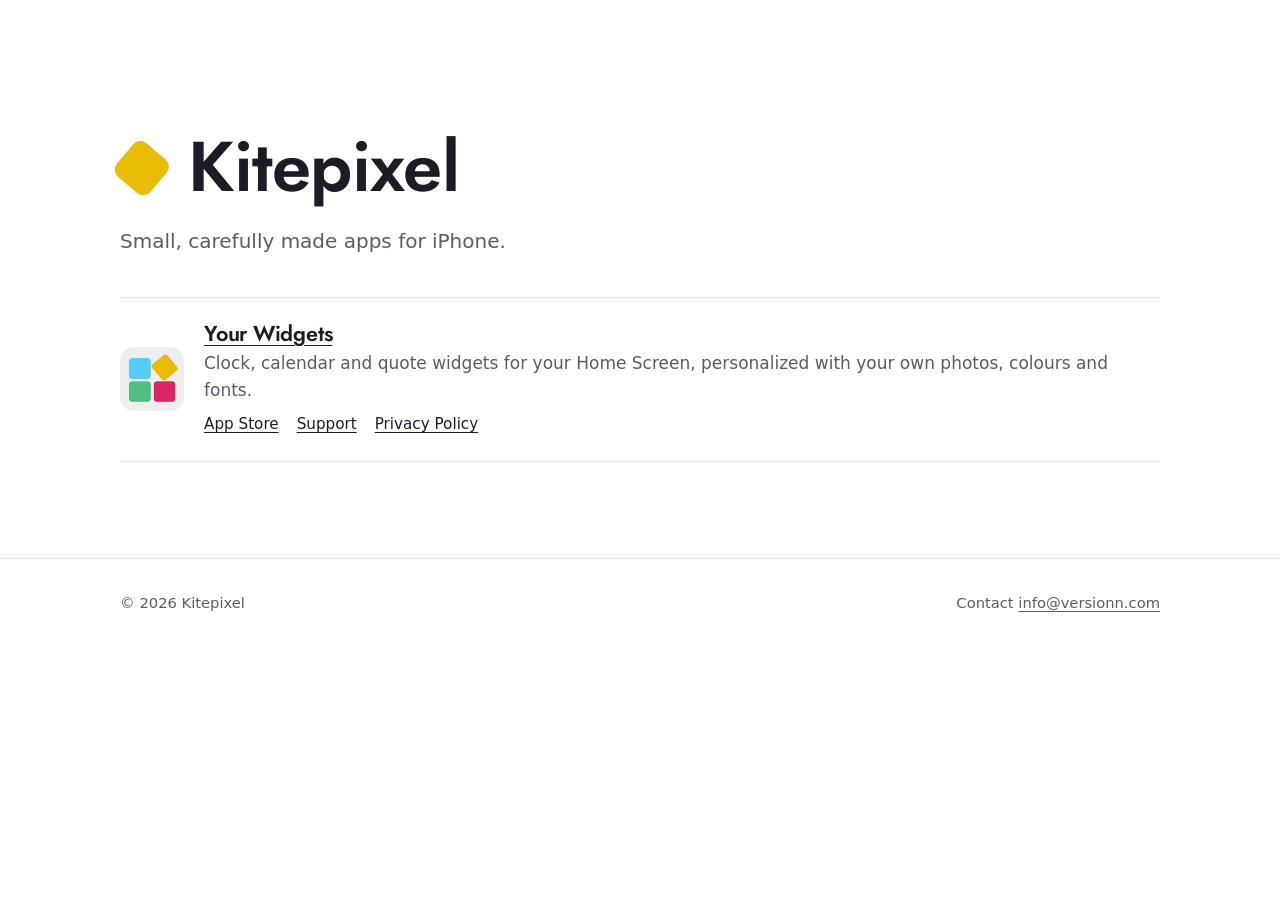
<file: index.html>
<!DOCTYPE html>
<html lang="en">
<head>
  <meta charset="utf-8">
  <meta name="viewport" content="width=device-width, initial-scale=1">
  <title>Kitepixel – Apps for iPhone</title>
  <meta name="description" content="Kitepixel makes small, carefully made apps for iPhone.">
  <link rel="icon" href="yourwidgets/img/icon.png">
  <link rel="preconnect" href="https://fonts.googleapis.com">
  <link rel="preconnect" href="https://fonts.gstatic.com" crossorigin>
  <link href="https://fonts.googleapis.com/css2?family=Jost:wght@500;600&display=swap" rel="stylesheet">
  <link rel="stylesheet" href="assets/site.css">
</head>
<body>

<main class="studio">
  <div class="wrap">
    <h1><span class="kite" aria-hidden="true"></span>Kitepixel</h1>
    <p class="lede">Small, carefully made apps for iPhone.</p>

    <ul class="apps">
      <li>
        <img src="yourwidgets/img/icon.png" alt="">
        <div>
          <h2><a href="yourwidgets/">Your Widgets</a></h2>
          <p>Clock, calendar and quote widgets for your Home Screen, personalized with your own photos, colours and fonts.</p>
          <div class="links">
            <a href="https://apps.apple.com/app/id1535019258">App Store</a>
            <a href="yourwidgets/#help">Support</a>
            <a href="yourwidgets/privacy/">Privacy Policy</a>
          </div>
        </div>
      </li>
    </ul>
  </div>
</main>

<footer class="site-footer">
  <div class="wrap">
    <span>© 2026 Kitepixel</span>
    <span>Contact <a href="mailto:info@versionn.com">info@versionn.com</a></span>
  </div>
</footer>
</body>
</html>
</file>
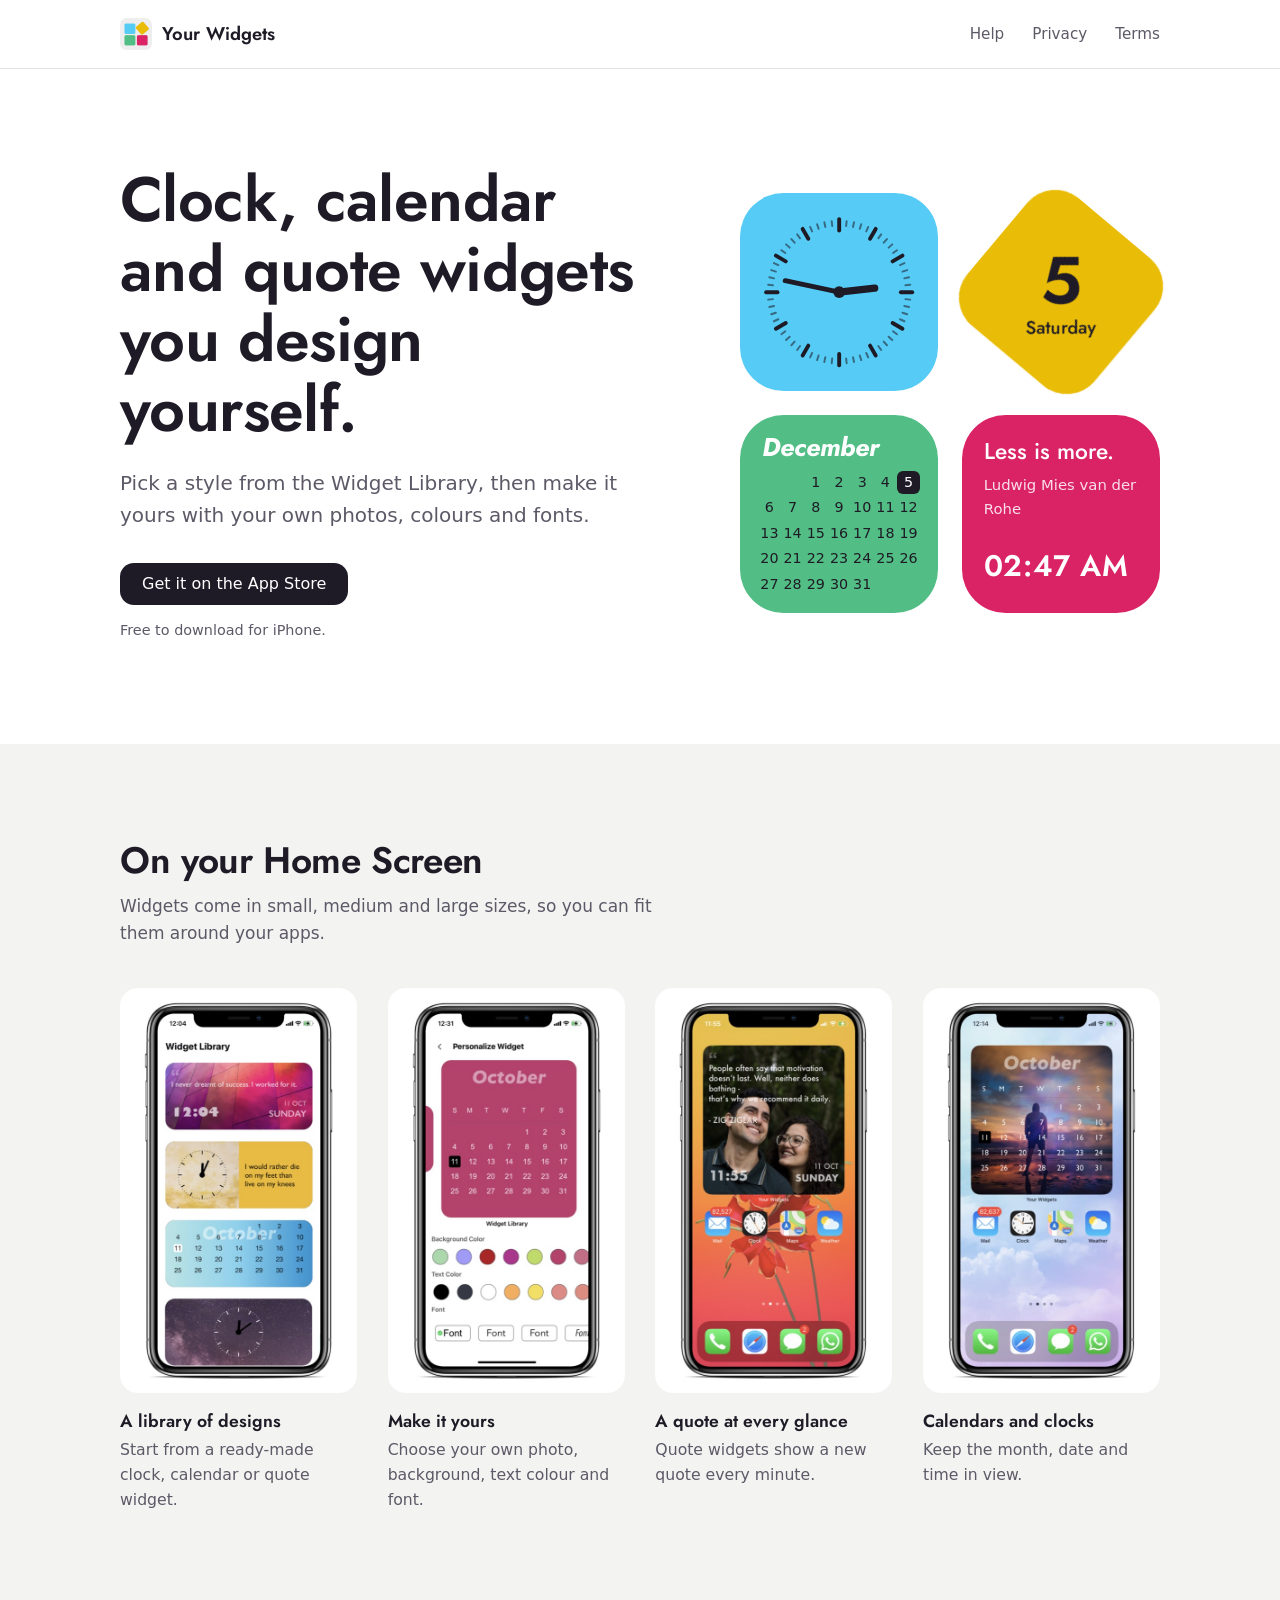
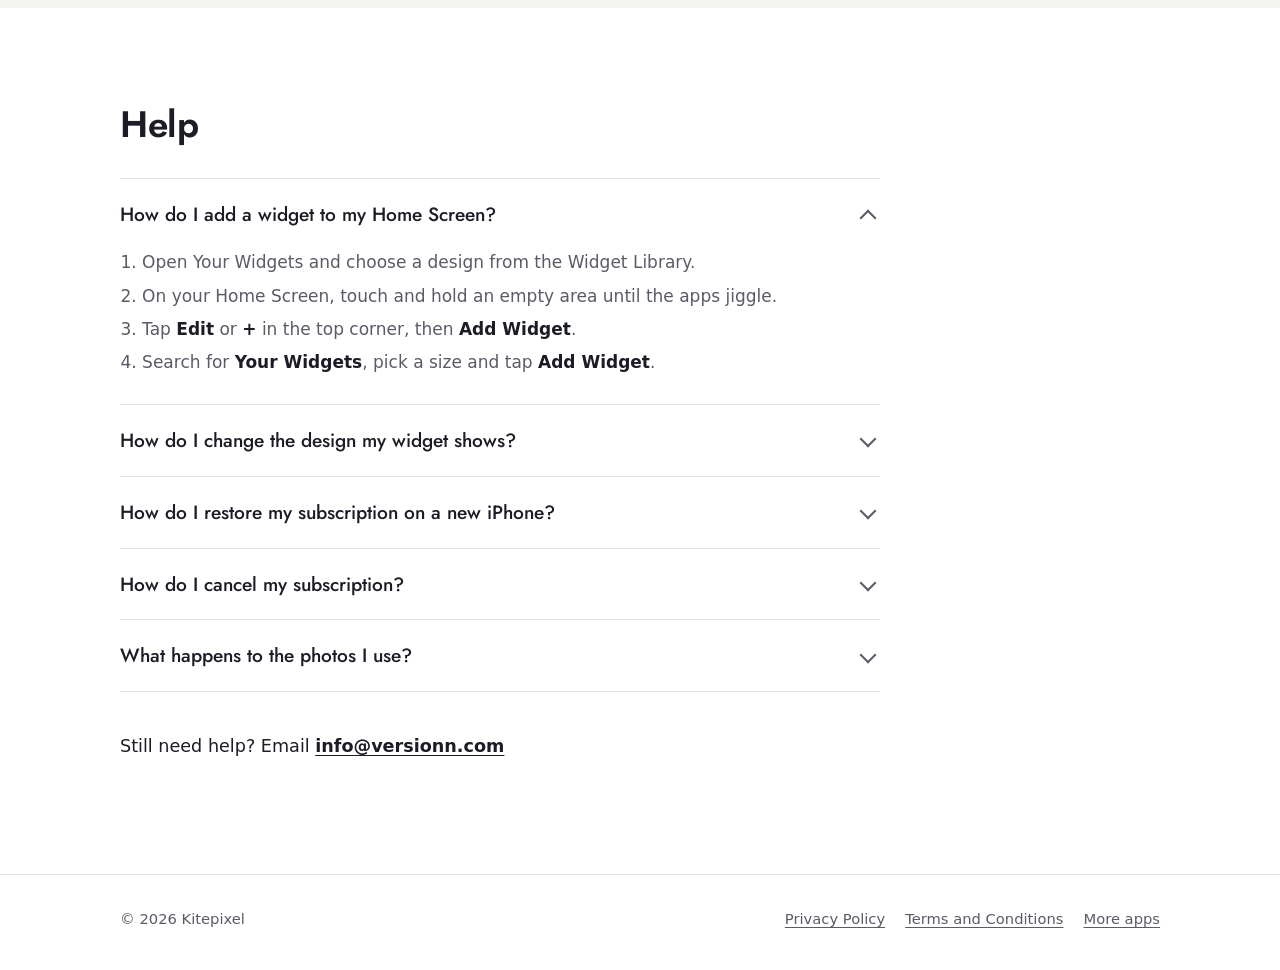
<file: yourwidgets/index.html>
<!DOCTYPE html>
<html lang="en">
<head>
  <meta charset="utf-8">
  <meta name="viewport" content="width=device-width, initial-scale=1">
  <title>Your Widgets – Clock, calendar and quote widgets for iPhone</title>
  <meta name="description" content="Your Widgets lets you design clock, calendar and quote widgets for your iPhone Home Screen with your own photos, colours and fonts. Help, support and contact.">
  <link rel="icon" href="img/icon.png">
  <link rel="apple-touch-icon" href="img/icon.png">
  <link rel="preconnect" href="https://fonts.googleapis.com">
  <link rel="preconnect" href="https://fonts.gstatic.com" crossorigin>
  <link href="https://fonts.googleapis.com/css2?family=Jost:ital,wght@0,400;0,500;0,600;0,700;1,700&display=swap" rel="stylesheet">
  <link rel="stylesheet" href="../assets/site.css">
</head>
<body>

<header class="site-header">
  <div class="wrap">
    <a class="brand" href="./"><img src="img/icon.png" alt="">Your Widgets</a>
    <nav class="site-nav" aria-label="Main">
      <a href="#help">Help</a>
      <a href="privacy/">Privacy</a>
      <a class="optional" href="tos/">Terms</a>
    </nav>
  </div>
</header>

<main>
  <section class="hero">
    <div class="wrap">
      <div>
        <h1>Clock, calendar and quote widgets you design yourself.</h1>
        <p class="lede">Pick a style from the Widget Library, then make it yours with your own photos, colours and fonts.</p>
        <a class="store-button" href="https://apps.apple.com/app/id1535019258">Get it on the App Store</a>
        <p class="fineprint">Free to download for iPhone.</p>
      </div>

      <div class="tiles" role="img" aria-label="Four example widgets: a clock, today's date, this month's calendar and a quote">
        <div class="tile tile-clock" aria-hidden="true">
          <svg viewBox="0 0 100 100" id="clock">
            <g id="ticks"></g>
            <line class="hand hour" x1="50" y1="50" x2="50" y2="28" id="hour"/>
            <line class="hand minute" x1="50" y1="50" x2="50" y2="16" id="minute"/>
            <circle cx="50" cy="50" r="3.6" fill="currentColor"/>
          </svg>
        </div>
        <div class="tile tile-date" aria-hidden="true">
          <div class="upright"><span class="day-num" id="dayNum">16</span><span class="day-name" id="dayName">Monday</span></div>
        </div>
        <div class="tile tile-calendar" aria-hidden="true">
          <div class="month" id="monthName">November</div>
          <div class="days" id="days"></div>
        </div>
        <div class="tile tile-quote" aria-hidden="true">
          <div>
            <blockquote id="quote">Wisdom begins in wonder.</blockquote>
            <span class="author" id="author">Socrates</span>
          </div>
          <div class="time" id="time">12:00</div>
        </div>
      </div>
    </div>
  </section>

  <section class="section alt">
    <div class="wrap">
      <h2>On your Home Screen</h2>
      <p class="intro">Widgets come in small, medium and large sizes, so you can fit them around your apps.</p>
      <ul class="screens">
        <li><figure><img src="img/screen-4.jpg" alt="The Widget Library in the app, showing quote, clock and calendar designs" width="526" height="900" loading="lazy"><figcaption><strong>A library of designs</strong><span>Start from a ready-made clock, calendar or quote widget.</span></figcaption></figure></li>
        <li><figure><img src="img/screen-5.jpg" alt="Personalizing a calendar widget with background colour, text colour and font" width="526" height="900" loading="lazy"><figcaption><strong>Make it yours</strong><span>Choose your own photo, background, text colour and font.</span></figcaption></figure></li>
        <li><figure><img src="img/screen-2.jpg" alt="A quote widget with a personal photo on an iPhone Home Screen" width="526" height="900" loading="lazy"><figcaption><strong>A quote at every glance</strong><span>Quote widgets show a new quote every minute.</span></figcaption></figure></li>
        <li><figure><img src="img/screen-1.jpg" alt="A calendar widget with a photo background on an iPhone Home Screen" width="526" height="900" loading="lazy"><figcaption><strong>Calendars and clocks</strong><span>Keep the month, date and time in view.</span></figcaption></figure></li>
      </ul>
    </div>
  </section>

  <section class="section" id="help">
    <div class="wrap help">
      <h2>Help</h2>
      <div class="faq">
        <details open>
          <summary>How do I add a widget to my Home Screen?</summary>
          <div class="answer">
            <ol>
              <li>Open Your Widgets and choose a design from the Widget Library.</li>
              <li>On your Home Screen, touch and hold an empty area until the apps jiggle.</li>
              <li>Tap <strong>Edit</strong> or <strong>+</strong> in the top corner, then <strong>Add Widget</strong>.</li>
              <li>Search for <strong>Your Widgets</strong>, pick a size and tap <strong>Add Widget</strong>.</li>
            </ol>
          </div>
        </details>
        <details>
          <summary>How do I change the design my widget shows?</summary>
          <div class="answer"><p>Open the app, choose a different design in the Widget Library or personalize one, and save it. The widget on your Home Screen updates to show your latest choice.</p></div>
        </details>
        <details>
          <summary>How do I restore my subscription on a new iPhone?</summary>
          <div class="answer"><p>Make sure you're signed in with the same Apple Account you subscribed with. Then open the app, go to the subscription screen and tap <strong>Restore</strong>.</p></div>
        </details>
        <details>
          <summary>How do I cancel my subscription?</summary>
          <div class="answer"><p>Subscriptions are managed by Apple. On your iPhone, open <strong>Settings</strong>, tap your name, then <strong>Subscriptions</strong>, and choose Your Widgets. Cancel at least 24 hours before your renewal date to avoid the next charge.</p></div>
        </details>
        <details>
          <summary>What happens to the photos I use?</summary>
          <div class="answer"><p>Photos you add to a widget are stored on your iPhone and aren't uploaded or shared. Read the <a href="privacy/">privacy policy</a> for details.</p></div>
        </details>
      </div>
      <p class="contact">Still need help? Email <a href="mailto:info@versionn.com">info@versionn.com</a></p>
    </div>
  </section>
</main>

<footer class="site-footer">
  <div class="wrap">
    <span>© <span id="year">2026</span> Kitepixel</span>
    <nav aria-label="Footer">
      <a href="privacy/">Privacy Policy</a>
      <a href="tos/">Terms and Conditions</a>
      <a href="../">More apps</a>
    </nav>
  </div>
</footer>

<script>
(function () {
  var ns = "http://www.w3.org/2000/svg";
  var ticks = document.getElementById("ticks");
  for (var i = 0; i < 60; i++) {
    var major = i % 5 === 0;
    var l = document.createElementNS(ns, "line");
    l.setAttribute("x1", 50); l.setAttribute("x2", 50);
    l.setAttribute("y1", major ? 5 : 6); l.setAttribute("y2", major ? 12 : 9);
    l.setAttribute("class", major ? "tick" : "tick minor");
    l.setAttribute("transform", "rotate(" + i * 6 + " 50 50)");
    ticks.appendChild(l);
  }

  // A few short quotes from the app's own collection; one per minute, like the widget.
  var quotes = [
    ["Wisdom begins in wonder.", "Socrates"],
    ["Be a voice, not an echo.", "Josh Billings"],
    ["If there is no wind, row.", "Latin proverb"],
    ["My life is my message.", "Mahatma Gandhi"],
    ["Count your blessings.", "Og Mandino"],
    ["Less is more.", "Ludwig Mies van der Rohe"]
  ];

  var built = "";
  function render() {
    var now = new Date();
    var h = now.getHours(), m = now.getMinutes();
    document.getElementById("hour").setAttribute("transform", "rotate(" + ((h % 12) * 30 + m * 0.5) + " 50 50)");
    document.getElementById("minute").setAttribute("transform", "rotate(" + m * 6 + " 50 50)");
    document.getElementById("time").textContent = now.toLocaleTimeString([], { hour: "2-digit", minute: "2-digit" });
    document.getElementById("dayNum").textContent = now.getDate();
    document.getElementById("dayName").textContent = now.toLocaleDateString([], { weekday: "long" });
    var q = quotes[(now.getHours() * 60 + m) % quotes.length];
    document.getElementById("quote").textContent = q[0];
    document.getElementById("author").textContent = q[1];
    document.getElementById("year").textContent = now.getFullYear();

    var key = now.getFullYear() + "-" + now.getMonth() + "-" + now.getDate();
    if (key !== built) {
      built = key;
      document.getElementById("monthName").textContent = now.toLocaleDateString([], { month: "long" });
      var first = new Date(now.getFullYear(), now.getMonth(), 1).getDay();
      var count = new Date(now.getFullYear(), now.getMonth() + 1, 0).getDate();
      var html = "";
      for (var b = 0; b < first; b++) html += "<span></span>";
      for (var d = 1; d <= count; d++) html += '<span' + (d === now.getDate() ? ' class="today"' : '') + '>' + d + '</span>';
      document.getElementById("days").innerHTML = html;
    }
  }
  render();
  setTimeout(function () { render(); setInterval(render, 60000); }, (60 - new Date().getSeconds()) * 1000);
})();
</script>
</body>
</html>
</file>
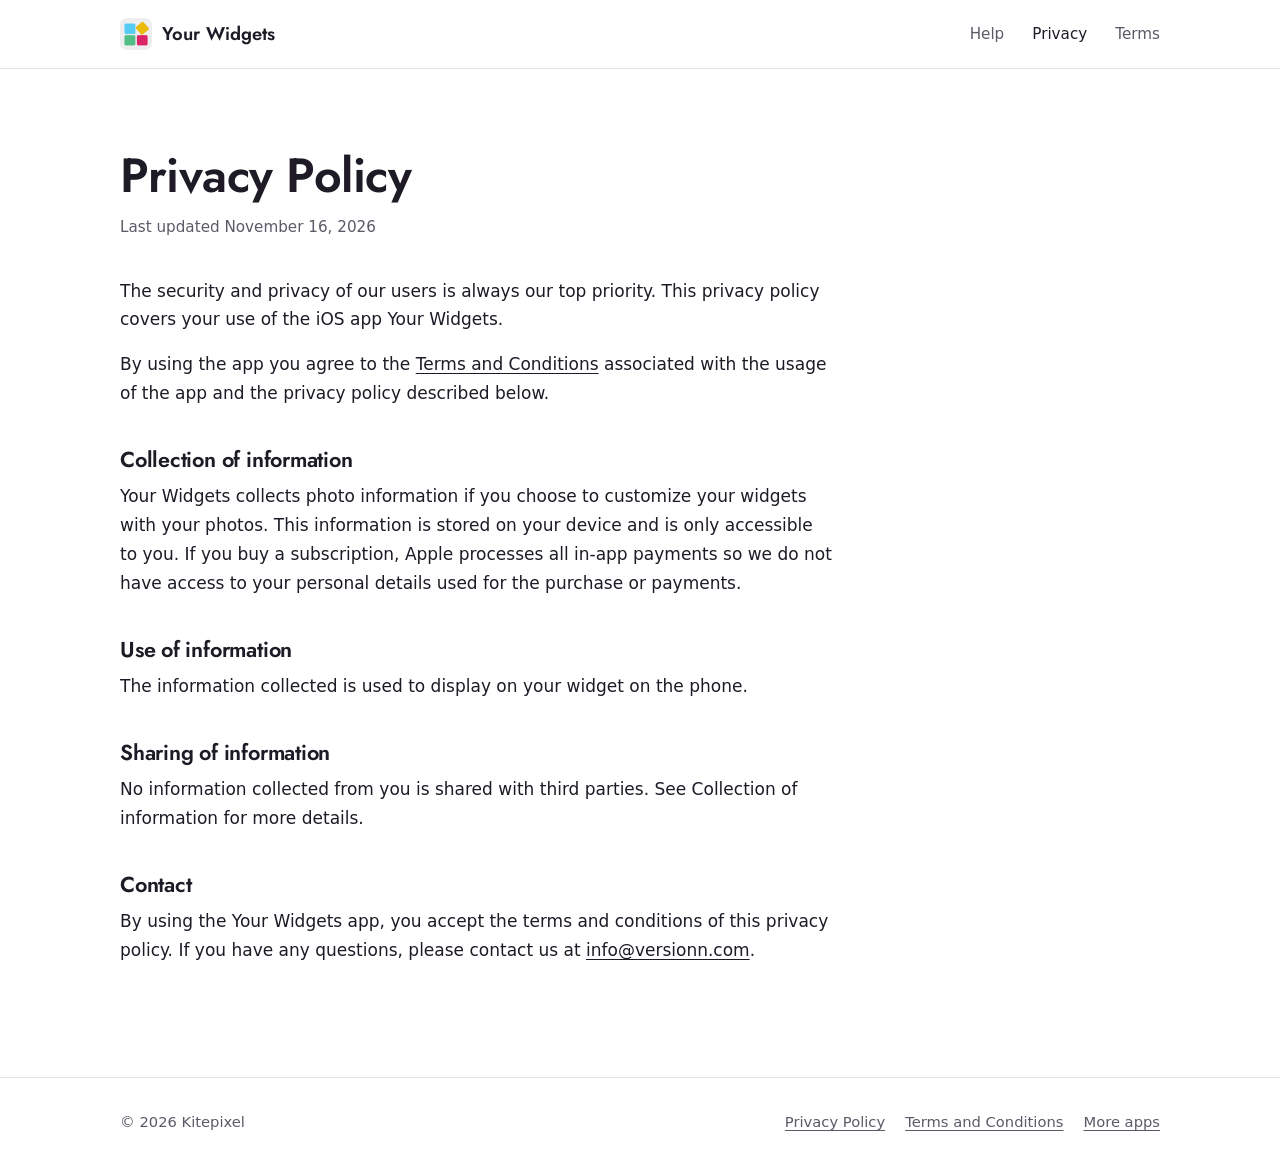
<file: yourwidgets/privacy/index.html>
<!DOCTYPE html>
<html lang="en">
<head>
  <meta charset="utf-8">
  <meta name="viewport" content="width=device-width, initial-scale=1">
  <title>Privacy Policy – Your Widgets</title>
  <meta name="description" content="How the Your Widgets iPhone app handles your information.">
  <link rel="icon" href="../img/icon.png">
  <link rel="preconnect" href="https://fonts.googleapis.com">
  <link rel="preconnect" href="https://fonts.gstatic.com" crossorigin>
  <link href="https://fonts.googleapis.com/css2?family=Jost:wght@500;600&display=swap" rel="stylesheet">
  <link rel="stylesheet" href="../../assets/site.css">
</head>
<body>

<header class="site-header">
  <div class="wrap">
    <a class="brand" href="../"><img src="../img/icon.png" alt="">Your Widgets</a>
    <nav class="site-nav" aria-label="Main">
      <a href="../#help">Help</a>
      <a href="../privacy/" aria-current="page">Privacy</a>
      <a class="optional" href="../tos/">Terms</a>
    </nav>
  </div>
</header>

<main class="doc">
  <div class="wrap">
    <article>
      <h1>Privacy Policy</h1>
      <p class="updated">Last updated November 16, 2026</p>

      <p>The security and privacy of our users is always our top priority. This privacy policy covers your use of the iOS app Your Widgets.</p>
      <p>By using the app you agree to the <a href="../tos/">Terms and Conditions</a> associated with the usage of the app and the privacy policy described below.</p>

      <h2>Collection of information</h2>
      <p>Your Widgets collects photo information if you choose to customize your widgets with your photos. This information is stored on your device and is only accessible to you. If you buy a subscription, Apple processes all in-app payments so we do not have access to your personal details used for the purchase or payments.</p>

      <h2>Use of information</h2>
      <p>The information collected is used to display on your widget on the phone.</p>

      <h2>Sharing of information</h2>
      <p>No information collected from you is shared with third parties. See Collection of information for more details.</p>

      <h2>Contact</h2>
      <p>By using the Your Widgets app, you accept the terms and conditions of this privacy policy. If you have any questions, please contact us at <a href="mailto:info@versionn.com">info@versionn.com</a>.</p>
    </article>
  </div>
</main>

<footer class="site-footer">
  <div class="wrap">
    <span>© 2026 Kitepixel</span>
    <nav aria-label="Footer">
      <a href="../privacy/">Privacy Policy</a>
      <a href="../tos/">Terms and Conditions</a>
      <a href="../../">More apps</a>
    </nav>
  </div>
</footer>
</body>
</html>
</file>
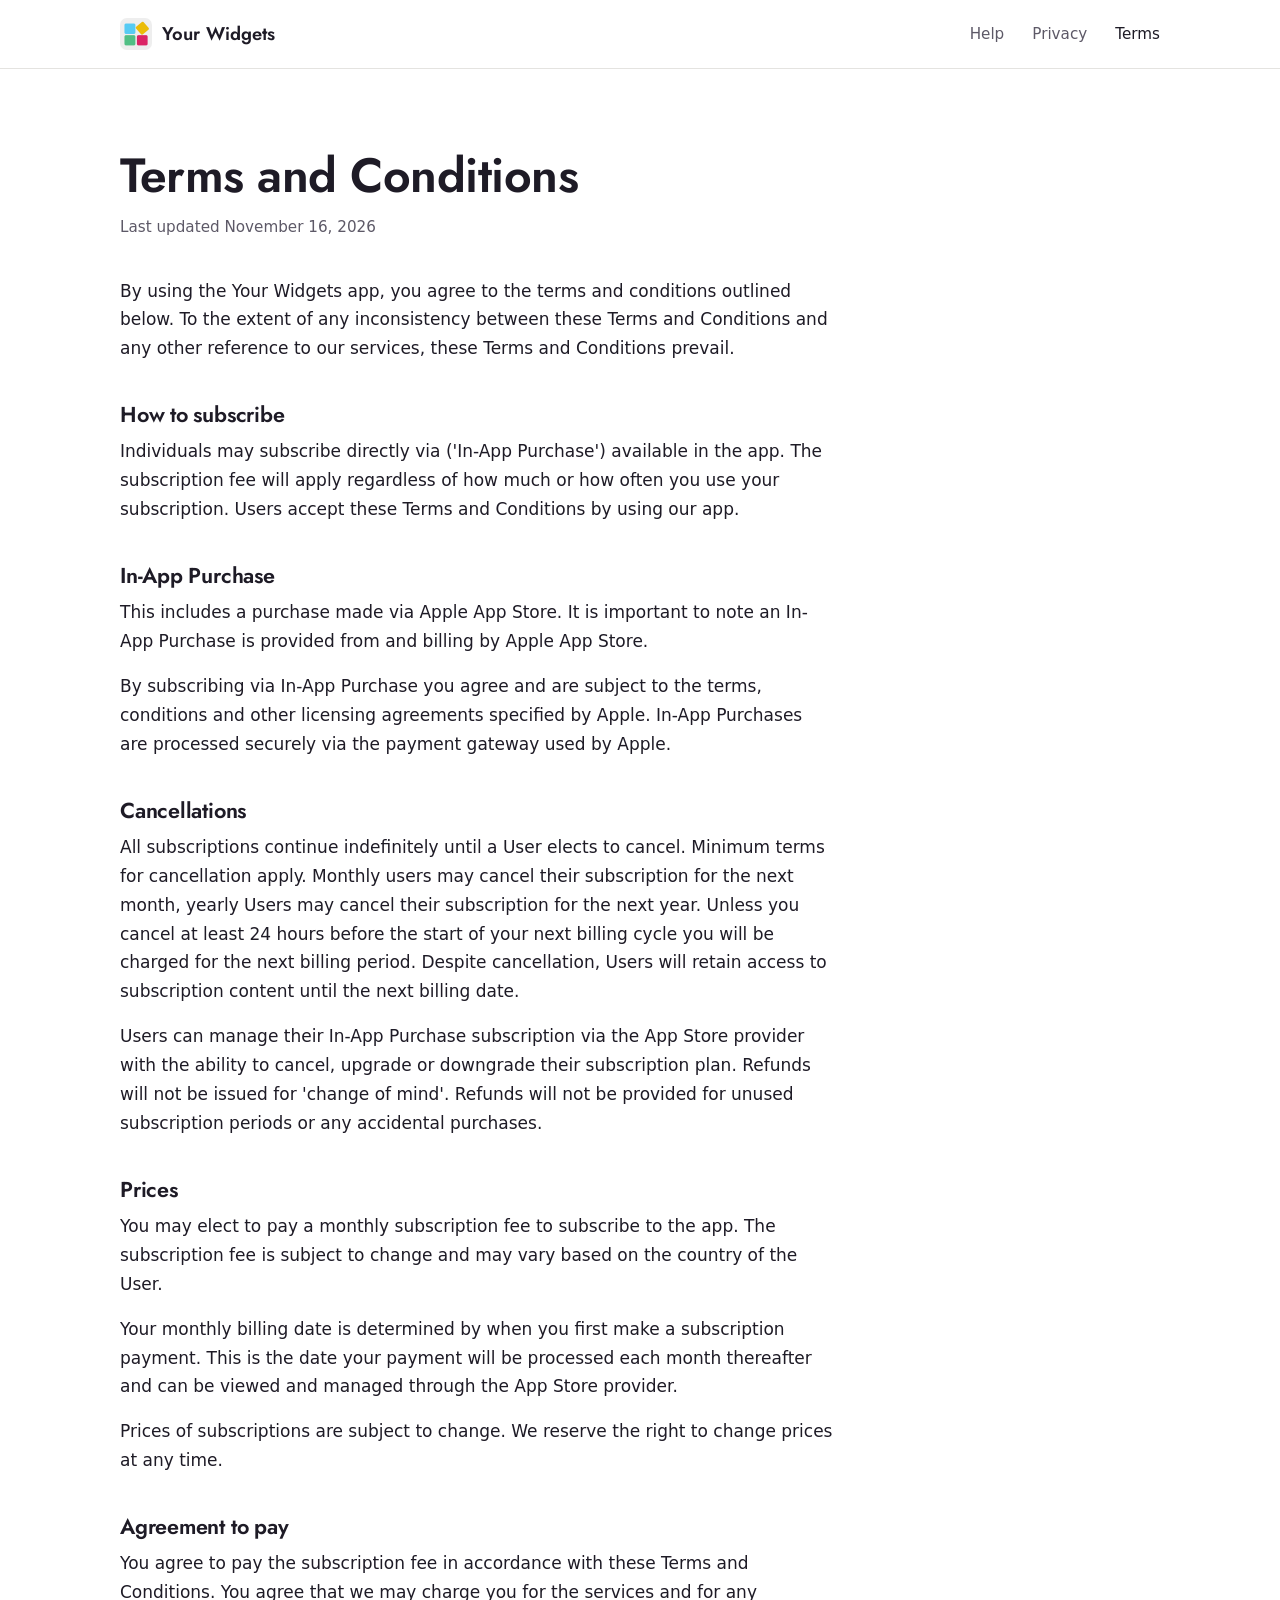
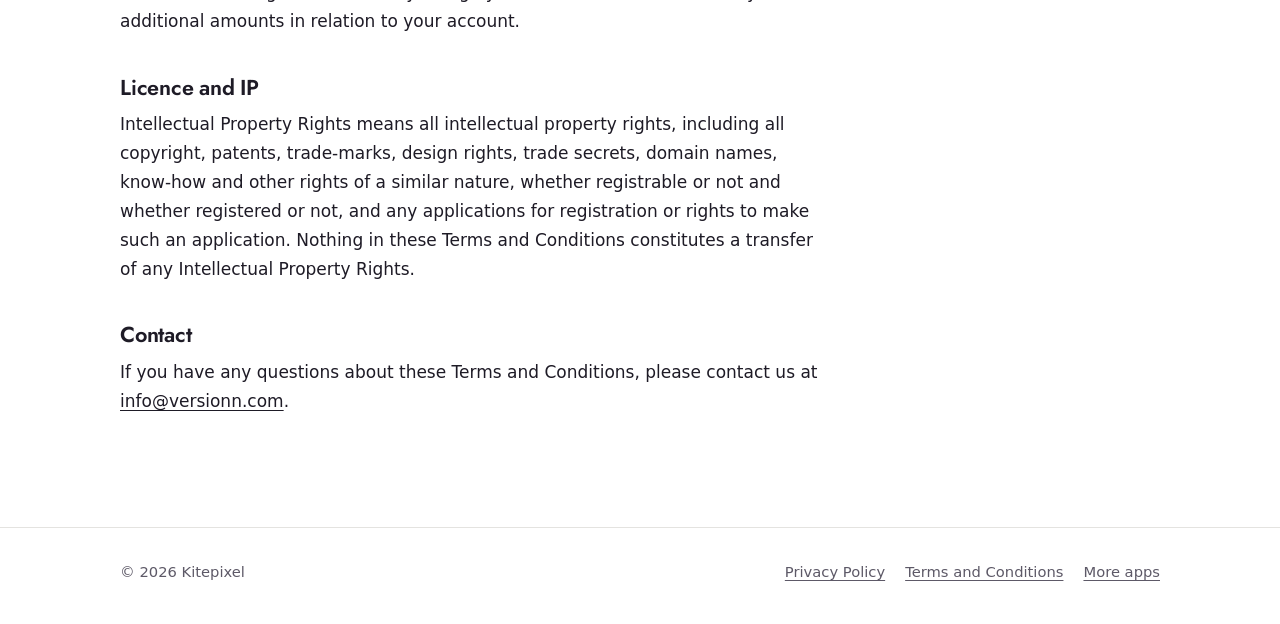
<file: yourwidgets/tos/index.html>
<!DOCTYPE html>
<html lang="en">
<head>
  <meta charset="utf-8">
  <meta name="viewport" content="width=device-width, initial-scale=1">
  <title>Terms and Conditions – Your Widgets</title>
  <meta name="description" content="Terms and conditions for using the Your Widgets iPhone app and its subscription.">
  <link rel="icon" href="../img/icon.png">
  <link rel="preconnect" href="https://fonts.googleapis.com">
  <link rel="preconnect" href="https://fonts.gstatic.com" crossorigin>
  <link href="https://fonts.googleapis.com/css2?family=Jost:wght@500;600&display=swap" rel="stylesheet">
  <link rel="stylesheet" href="../../assets/site.css">
</head>
<body>

<header class="site-header">
  <div class="wrap">
    <a class="brand" href="../"><img src="../img/icon.png" alt="">Your Widgets</a>
    <nav class="site-nav" aria-label="Main">
      <a href="../#help">Help</a>
      <a href="../privacy/">Privacy</a>
      <a class="optional" href="../tos/" aria-current="page">Terms</a>
    </nav>
  </div>
</header>

<main class="doc">
  <div class="wrap">
    <article>
      <h1>Terms and Conditions</h1>
      <p class="updated">Last updated November 16, 2026</p>

      <p>By using the Your Widgets app, you agree to the terms and conditions outlined below. To the extent of any inconsistency between these Terms and Conditions and any other reference to our services, these Terms and Conditions prevail.</p>

      <h2>How to subscribe</h2>
      <p>Individuals may subscribe directly via ('In-App Purchase') available in the app. The subscription fee will apply regardless of how much or how often you use your subscription. Users accept these Terms and Conditions by using our app.</p>

      <h2>In-App Purchase</h2>
      <p>This includes a purchase made via Apple App Store. It is important to note an In-App Purchase is provided from and billing by Apple App Store.</p>
      <p>By subscribing via In-App Purchase you agree and are subject to the terms, conditions and other licensing agreements specified by Apple. In-App Purchases are processed securely via the payment gateway used by Apple.</p>

      <h2>Cancellations</h2>
      <p>All subscriptions continue indefinitely until a User elects to cancel. Minimum terms for cancellation apply. Monthly users may cancel their subscription for the next month, yearly Users may cancel their subscription for the next year. Unless you cancel at least 24 hours before the start of your next billing cycle you will be charged for the next billing period. Despite cancellation, Users will retain access to subscription content until the next billing date.</p>
      <p>Users can manage their In-App Purchase subscription via the App Store provider with the ability to cancel, upgrade or downgrade their subscription plan. Refunds will not be issued for 'change of mind'. Refunds will not be provided for unused subscription periods or any accidental purchases.</p>

      <h2>Prices</h2>
      <p>You may elect to pay a monthly subscription fee to subscribe to the app. The subscription fee is subject to change and may vary based on the country of the User.</p>
      <p>Your monthly billing date is determined by when you first make a subscription payment. This is the date your payment will be processed each month thereafter and can be viewed and managed through the App Store provider.</p>
      <p>Prices of subscriptions are subject to change. We reserve the right to change prices at any time.</p>

      <h2>Agreement to pay</h2>
      <p>You agree to pay the subscription fee in accordance with these Terms and Conditions. You agree that we may charge you for the services and for any additional amounts in relation to your account.</p>

      <h2>Licence and IP</h2>
      <p>Intellectual Property Rights means all intellectual property rights, including all copyright, patents, trade-marks, design rights, trade secrets, domain names, know-how and other rights of a similar nature, whether registrable or not and whether registered or not, and any applications for registration or rights to make such an application. Nothing in these Terms and Conditions constitutes a transfer of any Intellectual Property Rights.</p>

      <h2>Contact</h2>
      <p>If you have any questions about these Terms and Conditions, please contact us at <a href="mailto:info@versionn.com">info@versionn.com</a>.</p>
    </article>
  </div>
</main>

<footer class="site-footer">
  <div class="wrap">
    <span>© 2026 Kitepixel</span>
    <nav aria-label="Footer">
      <a href="../privacy/">Privacy Policy</a>
      <a href="../tos/">Terms and Conditions</a>
      <a href="../../">More apps</a>
    </nav>
  </div>
</footer>
</body>
</html>
</file>
<file: assets/site.css>
/* Kitepixel — shared styles
   Palette comes from the Your Widgets icon: four rounded tiles, one tilted like a kite. */

:root {
  --sky: #55cbf5;
  --saffron: #e9bc08;
  --jade: #52be85;
  --raspberry: #da2365;
  --ink: #1e1b26;
  --muted: #5d5967;
  --paper: #ffffff;
  --mist: #f3f3f1;
  --line: #e4e3e0;
  --tile-ink: #1e1b26;

  --display: "Jost", "Futura", "Avenir Next", system-ui, sans-serif;
  --text: -apple-system, BlinkMacSystemFont, "Segoe UI", system-ui, sans-serif;

  --measure: 66ch;
  --page: 1120px;
  --gutter: clamp(16px, 4vw, 40px);
}

@media (prefers-color-scheme: dark) {
  :root {
    --ink: #f1f0f4;
    --muted: #a9a6b2;
    --paper: #17151d;
    --mist: #201e27;
    --line: #2e2b36;
  }
}

* { box-sizing: border-box; }

html { -webkit-text-size-adjust: 100%; }

body {
  margin: 0;
  background: var(--paper);
  color: var(--ink);
  font: 400 1.0625rem/1.6 var(--text);
  -webkit-font-smoothing: antialiased;
}

img { max-width: 100%; height: auto; display: block; }

a { color: inherit; text-underline-offset: 0.18em; text-decoration-thickness: 1px; }
a:hover { text-decoration-thickness: 2px; }

:focus-visible { outline: 3px solid var(--sky); outline-offset: 3px; border-radius: 6px; }

h1, h2, h3 { font-family: var(--display); font-weight: 600; line-height: 1.12; margin: 0; letter-spacing: -0.01em; }

.wrap { max-width: var(--page); margin: 0 auto; padding: 0 var(--gutter); }

/* ---------- Header ---------- */

.site-header { border-bottom: 1px solid var(--line); }
.site-header .wrap { display: flex; align-items: center; justify-content: space-between; gap: 16px; min-height: 68px; }

.brand { display: inline-flex; align-items: center; gap: 10px; text-decoration: none; font-family: var(--display); font-weight: 600; font-size: 1.15rem; }
.brand img { width: 32px; height: 32px; border-radius: 22%; }

.site-nav { display: flex; gap: clamp(14px, 3vw, 28px); font-size: 0.95rem; }
.site-nav a { text-decoration: none; color: var(--muted); }
.site-nav a:hover, .site-nav a[aria-current="page"] { color: var(--ink); }

/* ---------- Hero ---------- */

.hero { padding: clamp(40px, 8vw, 96px) 0 clamp(48px, 8vw, 104px); }
.hero .wrap { display: grid; grid-template-columns: 1fr auto; gap: clamp(40px, 6vw, 88px); align-items: center; }

.hero h1 { font-size: clamp(2.4rem, 5.2vw, 3.9rem); font-weight: 600; max-width: 14ch; }
.hero p.lede { font-size: clamp(1.1rem, 1.6vw, 1.25rem); color: var(--muted); max-width: 40ch; margin: 22px 0 32px; }

.store-button {
  display: inline-flex; align-items: center; gap: 10px;
  background: var(--ink); color: var(--paper);
  padding: 13px 22px; border-radius: 14px;
  font: 500 1rem/1 var(--text); text-decoration: none;
}
.store-button svg { width: 18px; height: 18px; fill: currentColor; }
.store-button:hover { opacity: 0.88; }
.hero .fineprint { margin: 14px 0 0; font-size: 0.9rem; color: var(--muted); }

/* The icon, brought to life: a 2×2 grid of live widget tiles.
   --t is one tile's side; --u is 1% of it, so everything inside scales with the tile. */

.tiles {
  --gap: clamp(14px, 2.4vw, 24px);
  --t: calc((min(420px, 100vw - 2 * var(--gutter)) - var(--gap)) / 2);
  --u: calc(var(--t) / 100);
  display: grid;
  grid-template-columns: var(--t) var(--t);
  grid-auto-rows: var(--t);
  gap: var(--gap);
  justify-content: center;
}
.tile {
  border-radius: 22%;
  color: var(--tile-ink);
  position: relative;
  overflow: hidden;
  font-family: var(--display);
}

.tile-clock { background: var(--sky); display: grid; place-items: center; }
.tile-clock svg { width: 82%; height: 82%; color: var(--tile-ink); }
.tile-clock .tick { stroke: currentColor; stroke-width: 2.4; stroke-linecap: round; }
.tile-clock .tick.minor { stroke-width: 1.2; opacity: 0.55; }
.tile-clock .hand { stroke: currentColor; stroke-linecap: round; }
.tile-clock .hour { stroke-width: 4.5; }
.tile-clock .minute { stroke-width: 3; }

.tile-date {
  background: var(--saffron);
  overflow: visible;
  transform: rotate(40deg) scale(0.84);
  display: grid; place-items: center;
  animation: kite 1.1s cubic-bezier(.2,.8,.2,1) both 0.25s;
}
.tile-date .upright { transform: rotate(-40deg); text-align: center; line-height: 1; }
.tile-date .day-num { display: block; font-size: calc(var(--u) * 40); font-weight: 600; }
.tile-date .day-name { display: block; font-size: calc(var(--u) * 11); font-weight: 500; margin-top: calc(var(--u) * 3); }

@keyframes kite {
  from { transform: rotate(0deg) scale(1); }
  to   { transform: rotate(40deg) scale(0.84); }
}

.tile-calendar { background: var(--jade); padding: calc(var(--u) * 10) calc(var(--u) * 9) calc(var(--u) * 9); display: flex; flex-direction: column; }
.tile-calendar .month {
  font-size: calc(var(--u) * 13); font-weight: 700; font-style: italic; color: #fff;
  line-height: 1; margin: 0 0 calc(var(--u) * 5) calc(var(--u) * 2);
}
.tile-calendar .days {
  flex: 1;
  display: grid; grid-template-columns: repeat(7, 1fr); align-content: space-between;
  font-family: var(--text); font-size: calc(var(--u) * 7.2); text-align: center; line-height: 1.6;
}
.tile-calendar .days span.today { background: var(--tile-ink); color: #fff; border-radius: calc(var(--u) * 3); }

.tile-quote { background: var(--raspberry); color: #fff; padding: calc(var(--u) * 12) calc(var(--u) * 11); display: flex; flex-direction: column; justify-content: space-between; }
.tile-quote blockquote { margin: 0; font-size: calc(var(--u) * 11.5); font-weight: 500; line-height: 1.18; }
.tile-quote .author { font-size: calc(var(--u) * 7.5); opacity: 0.85; margin-top: calc(var(--u) * 4); display: block; font-family: var(--text); }
.tile-quote .time { font-size: calc(var(--u) * 15); font-weight: 600; letter-spacing: 0.02em; }

/* ---------- Sections ---------- */

.section { padding: clamp(56px, 8vw, 96px) 0; }
.section.alt { background: var(--mist); }
.section h2 { font-size: clamp(1.75rem, 3vw, 2.3rem); }
.section .intro { color: var(--muted); max-width: 52ch; margin: 12px 0 0; }

.screens {
  list-style: none; margin: 40px 0 0; padding: 0;
  display: grid; grid-template-columns: repeat(4, 1fr); gap: clamp(16px, 2.4vw, 32px);
}
.screens img { border-radius: 18px; background: #fff; }
.screens figcaption { margin-top: 14px; font-size: 0.98rem; }
.screens figcaption strong { display: block; font-family: var(--display); font-weight: 600; font-size: 1.1rem; margin-bottom: 2px; }
.screens figcaption span { color: var(--muted); }
.screens figure { margin: 0; }

/* Help */

.help > * { max-width: 760px; }
.faq { margin-top: 32px; border-top: 1px solid var(--line); }
.faq details { border-bottom: 1px solid var(--line); }
.faq summary {
  cursor: pointer; list-style: none;
  padding: 20px 40px 20px 0; position: relative;
  font-family: var(--display); font-weight: 500; font-size: 1.2rem;
}
.faq summary::-webkit-details-marker { display: none; }
.faq summary::after {
  content: ""; position: absolute; right: 6px; top: 50%;
  width: 10px; height: 10px; margin-top: -7px;
  border-right: 2px solid var(--muted); border-bottom: 2px solid var(--muted);
  transform: rotate(45deg); transition: transform 0.2s ease;
}
.faq details[open] summary::after { transform: rotate(-135deg); margin-top: -2px; }
.faq .answer { padding: 0 0 22px; color: var(--muted); max-width: var(--measure); }
.faq .answer p { margin: 0 0 10px; }
.faq .answer ol { margin: 0; padding-left: 1.3em; }
.faq .answer li { margin-bottom: 6px; }
.faq .answer strong { color: var(--ink); font-weight: 600; }

.contact { margin-top: 40px; font-size: 1.1rem; }
.contact a { font-weight: 600; }

/* ---------- Legal pages ---------- */

.doc { padding: clamp(40px, 7vw, 80px) 0 clamp(56px, 8vw, 96px); }
.doc article { max-width: var(--measure); }
.doc h1 { font-size: clamp(2rem, 4.4vw, 3rem); }
.doc .updated { color: var(--muted); margin: 12px 0 36px; font-size: 0.95rem; }
.doc h2 { font-size: 1.35rem; margin: 40px 0 10px; }
.doc p { margin: 0 0 16px; line-height: 1.7; }

/* ---------- Footer ---------- */

.site-footer { border-top: 1px solid var(--line); padding: 32px 0 40px; font-size: 0.92rem; color: var(--muted); }
.site-footer .wrap { display: flex; flex-wrap: wrap; justify-content: space-between; gap: 12px 24px; }
.site-footer nav { display: flex; gap: 20px; }

/* ---------- Studio home ---------- */

.studio { padding: clamp(56px, 10vw, 128px) 0 clamp(48px, 8vw, 96px); }
.studio h1 { font-size: clamp(2.6rem, 6vw, 4.4rem); display: flex; align-items: center; gap: 0.35em; }
.kite { width: 0.62em; height: 0.62em; background: var(--saffron); border-radius: 22%; transform: rotate(40deg); flex: none; }
.studio .lede { font-size: 1.25rem; color: var(--muted); max-width: 36ch; margin: 18px 0 0; }

.apps { list-style: none; padding: 0; margin: 40px 0 0; border-top: 1px solid var(--line); }
.apps li { display: grid; grid-template-columns: 64px 1fr; gap: 20px; align-items: center; padding: 24px 0; border-bottom: 1px solid var(--line); }
.apps img { width: 64px; height: 64px; border-radius: 22%; }
.apps h2 { font-size: 1.35rem; }
.apps p { margin: 4px 0 8px; color: var(--muted); }
.apps .links { display: flex; flex-wrap: wrap; gap: 6px 18px; font-size: 0.95rem; }

/* ---------- Responsive ---------- */

@media (max-width: 900px) {
  .hero .wrap { grid-template-columns: 1fr; }
  .screens { grid-template-columns: repeat(2, 1fr); }
}

@media (max-width: 520px) {
  .site-nav a.optional { display: none; }
  .screens { display: flex; overflow-x: auto; scroll-snap-type: x mandatory; scroll-padding-inline: var(--gutter); margin-inline: calc(var(--gutter) * -1); padding: 0 var(--gutter) 8px; }
  .screens li { flex: 0 0 72%; scroll-snap-align: start; }
}

@media (prefers-reduced-motion: reduce) {
  .tile-date { animation: none; }
  .faq summary::after { transition: none; }
}
</file>
